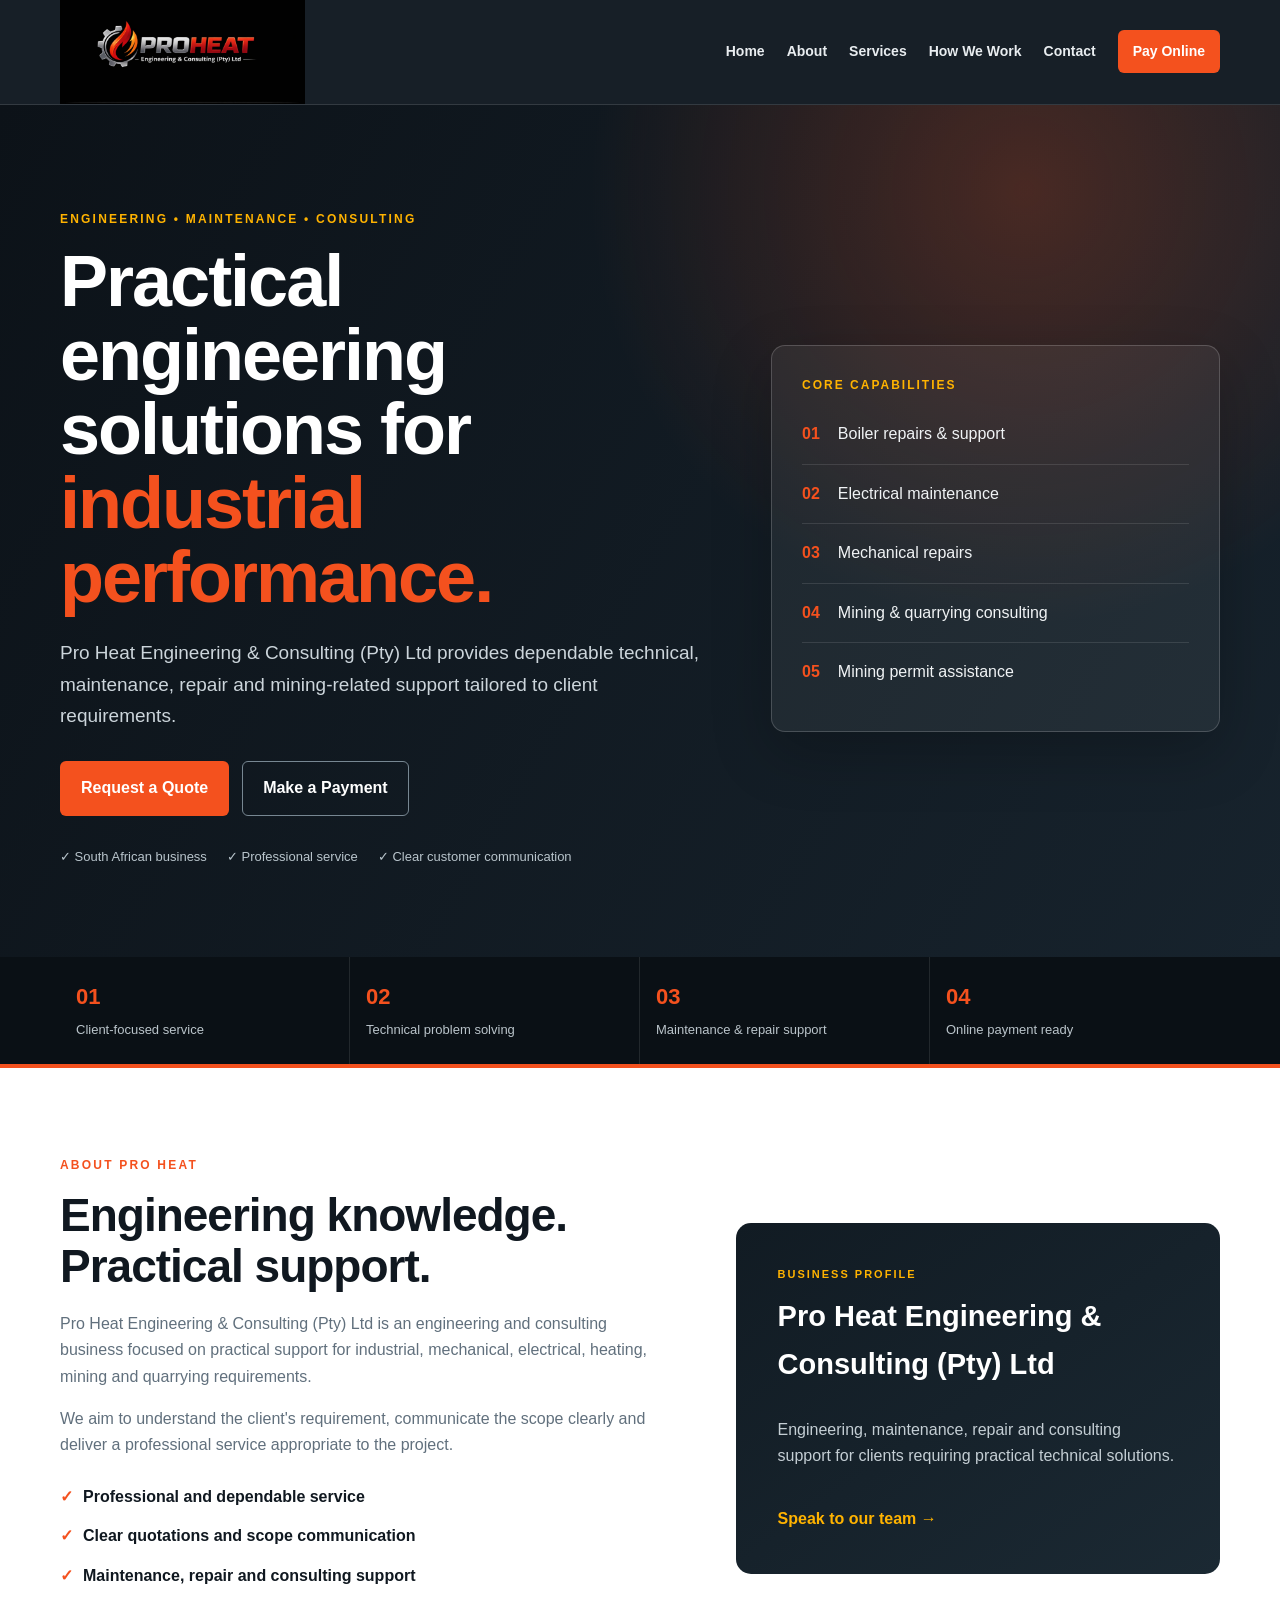
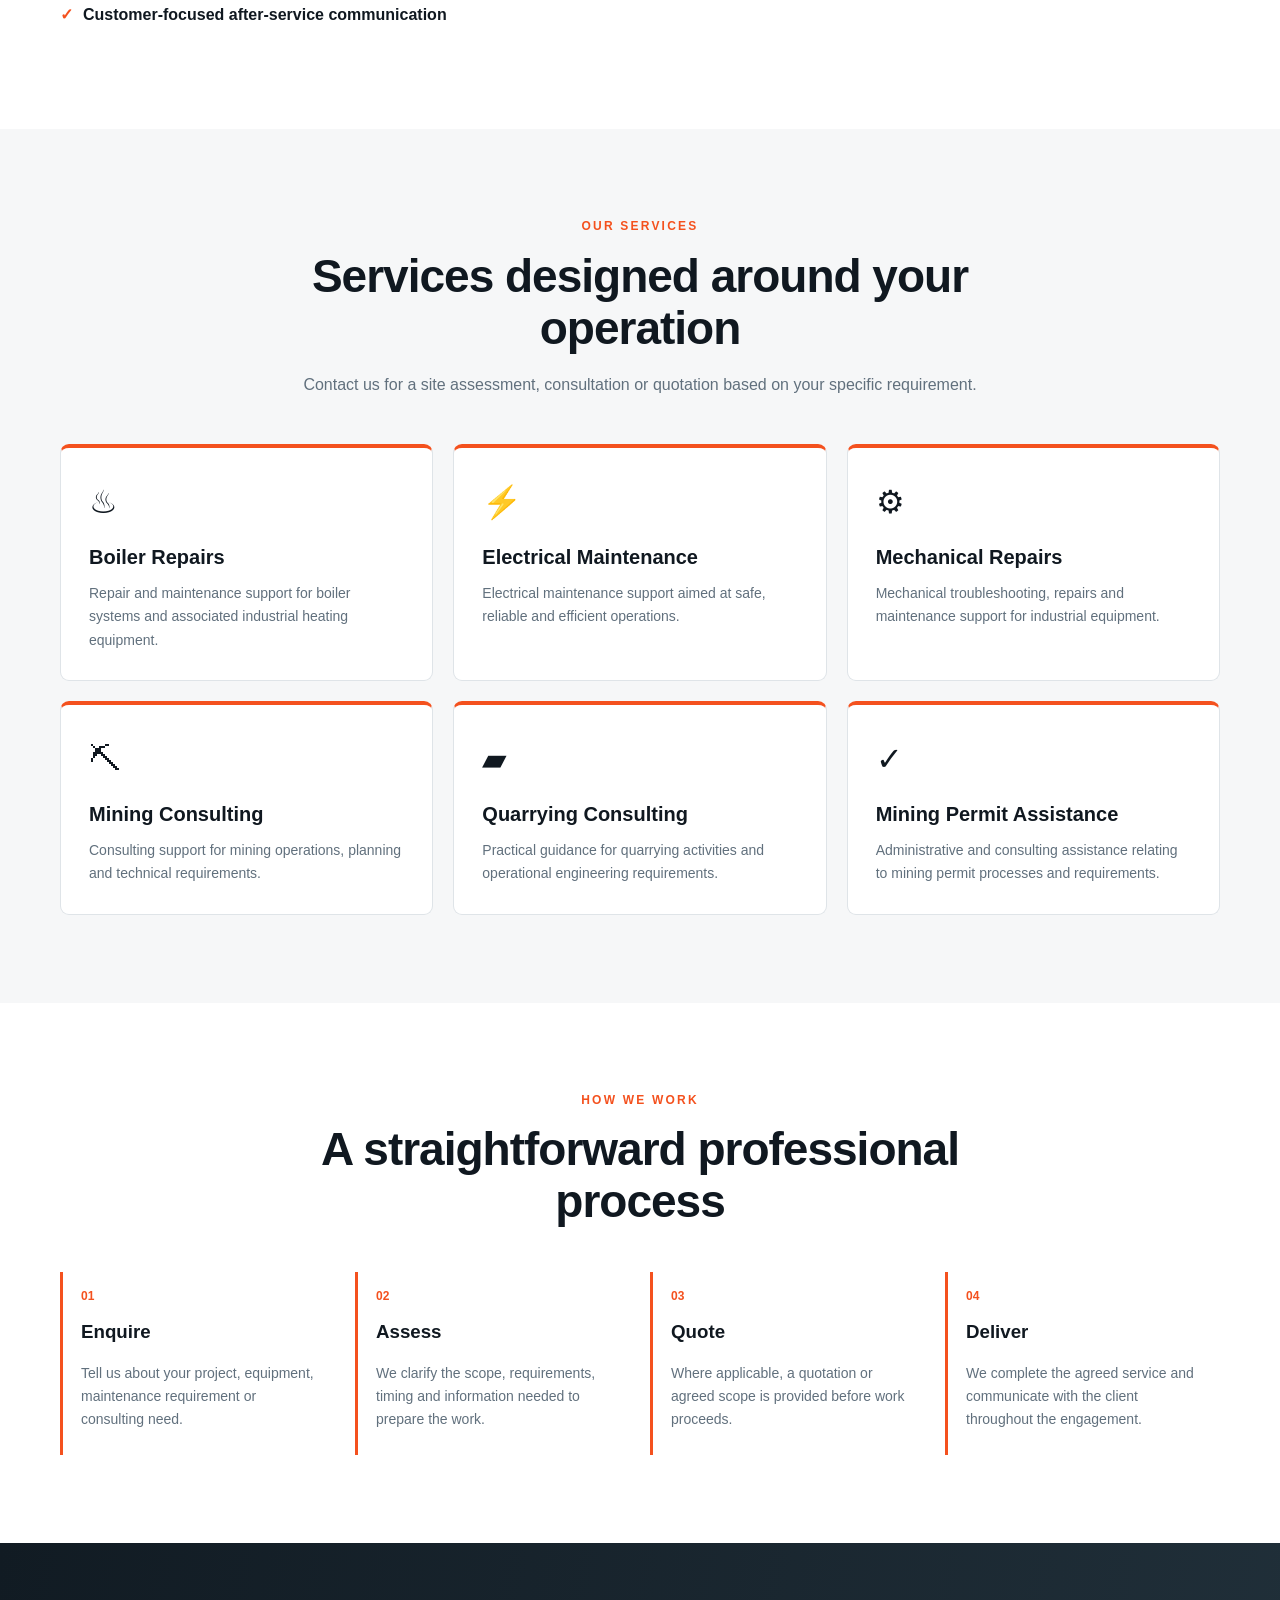
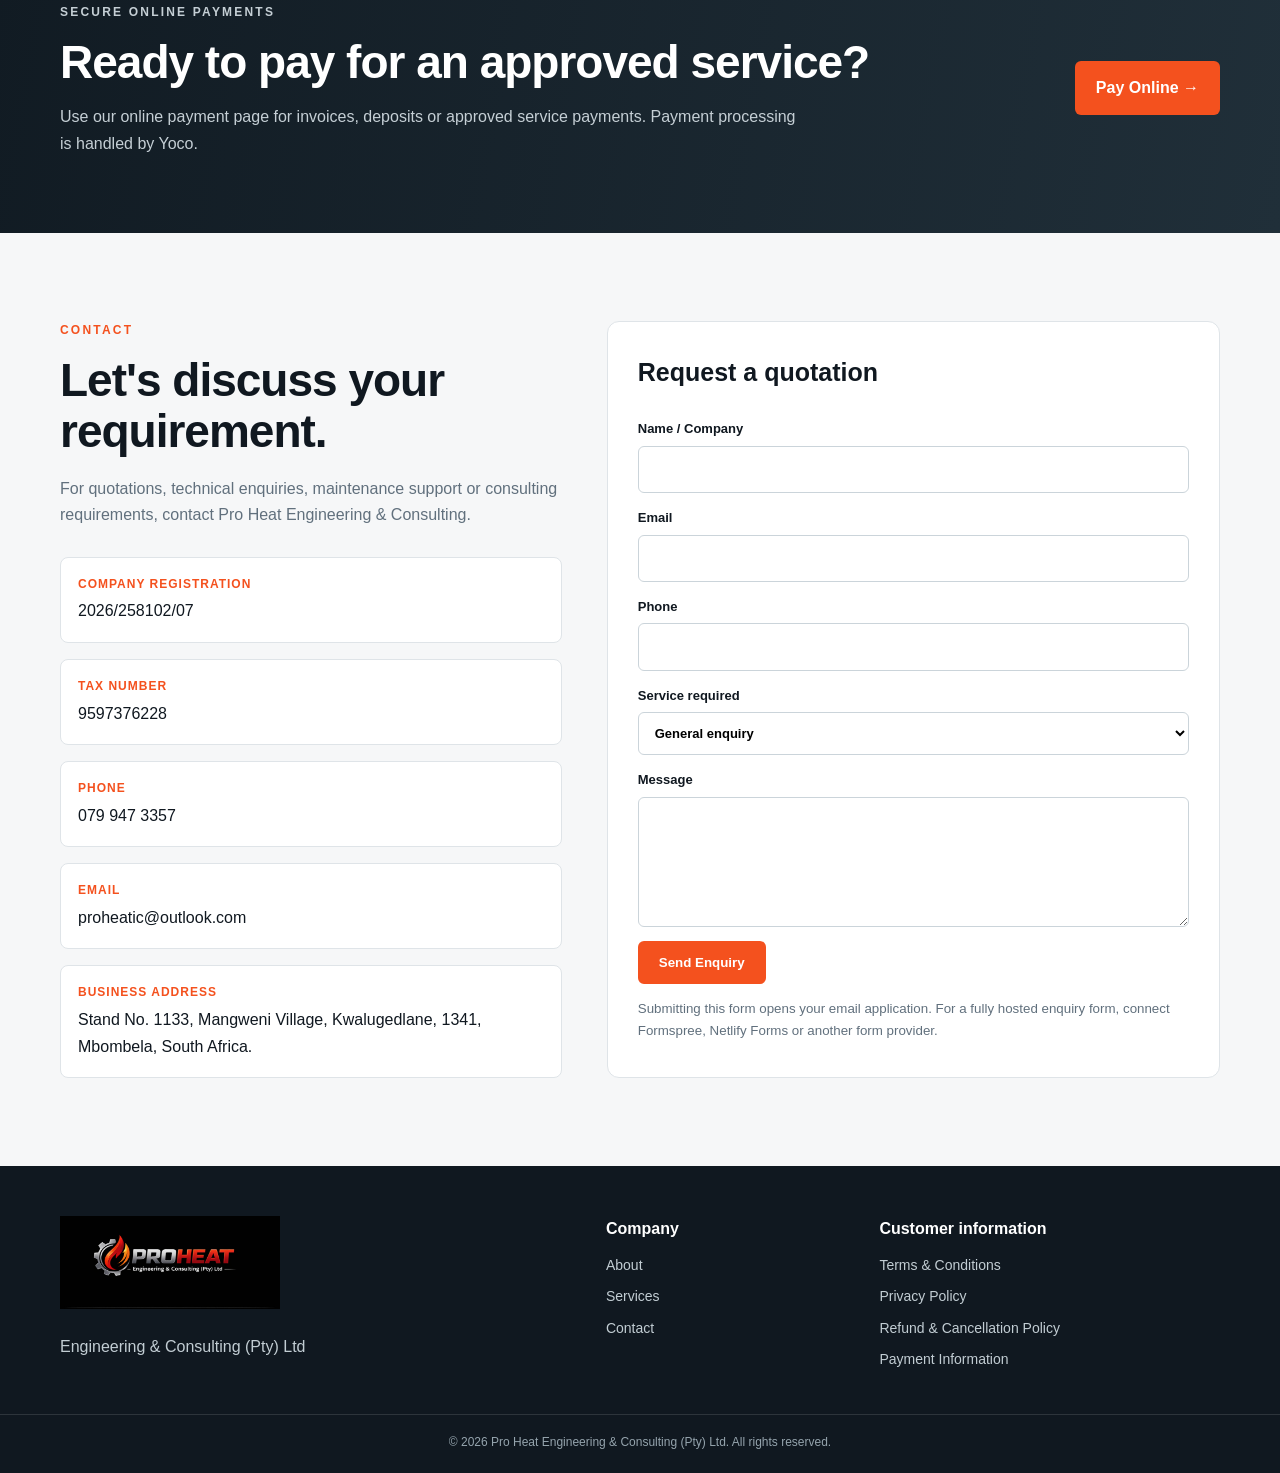
<file: index.html>
<!doctype html>
<html lang="en-ZA">
<head>
  <meta charset="utf-8">
  <meta name="viewport" content="width=device-width, initial-scale=1">
  <title>Pro Heat Engineering & Consulting (Pty) Ltd | Engineering, Maintenance & Mining Support</title>
  <meta name="description" content="Pro Heat Engineering & Consulting (Pty) Ltd provides engineering, boiler, electrical, mechanical, mining and quarrying support services in South Africa.">
  <meta name="theme-color" content="#101820">
  <link rel="icon" href="logo.png">
  <link rel="stylesheet" href="styles.css">
</head>
<body>
<header class="site-header">
  <div class="container nav-wrap">
    <a class="brand" href="#home" aria-label="Pro Heat home">
      <img src="logo.png" alt="Pro Heat Engineering & Consulting (Pty) Ltd">
    </a>
    <button class="menu-btn" aria-label="Open menu" aria-expanded="false">☰</button>
    <nav class="nav" aria-label="Main navigation">
      <a href="#home">Home</a><a href="#about">About</a><a href="#services">Services</a>
      <a href="#process">How We Work</a><a href="#contact">Contact</a>
      <a class="nav-pay" href="pay.html">Pay Online</a>
    </nav>
  </div>
</header>

<main>
<section id="home" class="hero">
  <div class="container hero-grid">
    <div>
      <p class="kicker">ENGINEERING • MAINTENANCE • CONSULTING</p>
      <h1>Practical engineering solutions for <span>industrial performance.</span></h1>
      <p class="lead">Pro Heat Engineering & Consulting (Pty) Ltd provides dependable technical, maintenance, repair and mining-related support tailored to client requirements.</p>
      <div class="actions">
        <a class="btn primary" href="#contact">Request a Quote</a>
        <a class="btn ghost" href="pay.html">Make a Payment</a>
      </div>
      <div class="trust-row">
        <span>✓ South African business</span>
        <span>✓ Professional service</span>
        <span>✓ Clear customer communication</span>
      </div>
    </div>
    <aside class="hero-panel">
      <p class="panel-label">CORE CAPABILITIES</p>
      <div class="capability"><b>01</b><span>Boiler repairs & support</span></div>
      <div class="capability"><b>02</b><span>Electrical maintenance</span></div>
      <div class="capability"><b>03</b><span>Mechanical repairs</span></div>
      <div class="capability"><b>04</b><span>Mining & quarrying consulting</span></div>
      <div class="capability"><b>05</b><span>Mining permit assistance</span></div>
    </aside>
  </div>
</section>

<section class="stats">
  <div class="container stat-grid">
    <div><strong>01</strong><span>Client-focused service</span></div>
    <div><strong>02</strong><span>Technical problem solving</span></div>
    <div><strong>03</strong><span>Maintenance & repair support</span></div>
    <div><strong>04</strong><span>Online payment ready</span></div>
  </div>
</section>

<section id="about" class="section">
  <div class="container two-col">
    <div>
      <p class="kicker dark">ABOUT PRO HEAT</p>
      <h2>Engineering knowledge. Practical support.</h2>
      <p>Pro Heat Engineering & Consulting (Pty) Ltd is an engineering and consulting business focused on practical support for industrial, mechanical, electrical, heating, mining and quarrying requirements.</p>
      <p>We aim to understand the client's requirement, communicate the scope clearly and deliver a professional service appropriate to the project.</p>
      <div class="check-list">
        <div>Professional and dependable service</div>
        <div>Clear quotations and scope communication</div>
        <div>Maintenance, repair and consulting support</div>
        <div>Customer-focused after-service communication</div>
      </div>
    </div>
    <div class="dark-card">
      <span class="card-tag">BUSINESS PROFILE</span>
      <h3>Pro Heat Engineering & Consulting (Pty) Ltd</h3>
      <p>Engineering, maintenance, repair and consulting support for clients requiring practical technical solutions.</p>
      <a href="#contact" class="text-link">Speak to our team →</a>
    </div>
  </div>
</section>

<section id="services" class="section alt">
  <div class="container">
    <div class="section-head">
      <p class="kicker dark">OUR SERVICES</p>
      <h2>Services designed around your operation</h2>
      <p>Contact us for a site assessment, consultation or quotation based on your specific requirement.</p>
    </div>
    <div class="service-grid">
      <article class="service"><div class="service-icon">♨</div><h3>Boiler Repairs</h3><p>Repair and maintenance support for boiler systems and associated industrial heating equipment.</p></article>
      <article class="service"><div class="service-icon">⚡</div><h3>Electrical Maintenance</h3><p>Electrical maintenance support aimed at safe, reliable and efficient operations.</p></article>
      <article class="service"><div class="service-icon">⚙</div><h3>Mechanical Repairs</h3><p>Mechanical troubleshooting, repairs and maintenance support for industrial equipment.</p></article>
      <article class="service"><div class="service-icon">⛏</div><h3>Mining Consulting</h3><p>Consulting support for mining operations, planning and technical requirements.</p></article>
      <article class="service"><div class="service-icon">▰</div><h3>Quarrying Consulting</h3><p>Practical guidance for quarrying activities and operational engineering requirements.</p></article>
      <article class="service"><div class="service-icon">✓</div><h3>Mining Permit Assistance</h3><p>Administrative and consulting assistance relating to mining permit processes and requirements.</p></article>
    </div>
  </div>
</section>

<section id="process" class="section">
  <div class="container">
    <div class="section-head">
      <p class="kicker dark">HOW WE WORK</p>
      <h2>A straightforward professional process</h2>
    </div>
    <div class="process-grid">
      <div><span>01</span><h3>Enquire</h3><p>Tell us about your project, equipment, maintenance requirement or consulting need.</p></div>
      <div><span>02</span><h3>Assess</h3><p>We clarify the scope, requirements, timing and information needed to prepare the work.</p></div>
      <div><span>03</span><h3>Quote</h3><p>Where applicable, a quotation or agreed scope is provided before work proceeds.</p></div>
      <div><span>04</span><h3>Deliver</h3><p>We complete the agreed service and communicate with the client throughout the engagement.</p></div>
    </div>
  </div>
</section>

<section class="payment-strip">
  <div class="container payment-grid">
    <div><p class="kicker">SECURE ONLINE PAYMENTS</p><h2>Ready to pay for an approved service?</h2><p>Use our online payment page for invoices, deposits or approved service payments. Payment processing is handled by Yoco.</p></div>
    <a class="btn primary" href="pay.html">Pay Online →</a>
  </div>
</section>

<section id="contact" class="section contact">
  <div class="container contact-grid">
    <div>
      <p class="kicker dark">CONTACT</p>
      <h2>Let's discuss your requirement.</h2>
      <p>For quotations, technical enquiries, maintenance support or consulting requirements, contact Pro Heat Engineering & Consulting.</p>
      <div class="contact-list"><div class="business-id"><strong>Company registration</strong><span>2026/258102/07</span></div>
      <div class="business-id"><strong>Tax number</strong><span>9597376228</span></div>
        <a href="tel:+27799473357"><strong>Phone</strong><span>079 947 3357</span></a>
        <a href="mailto:proheatic@outlook.com"><strong>Email</strong><span>proheatic@outlook.com</span></a>
        <div><strong>Business address</strong><span>Stand No. 1133, Mangweni Village, Kwalugedlane, 1341, Mbombela, South Africa.</span></div>
      </div>
    </div>
    <form class="contact-form" action="mailto:proheatic@outlook.com" method="post" enctype="text/plain">
      <h3>Request a quotation</h3>
      <label>Name / Company<input name="Name or Company" required></label>
      <label>Email<input type="email" name="Email" required></label>
      <label>Phone<input name="Phone"></label>
      <label>Service required<select name="Service"><option>General enquiry</option><option>Boiler repairs</option><option>Electrical maintenance</option><option>Mechanical repairs</option><option>Mining consulting</option><option>Quarrying consulting</option><option>Mining permit assistance</option></select></label>
      <label>Message<textarea name="Message" required></textarea></label>
      <button class="btn primary" type="submit">Send Enquiry</button>
      <small>Submitting this form opens your email application. For a fully hosted enquiry form, connect Formspree, Netlify Forms or another form provider.</small>
    </form>
  </div>
</section>
</main>

<footer>
  <div class="container footer-grid">
    <div><img src="logo.png" alt="Pro Heat" class="footer-logo"><p>Engineering & Consulting (Pty) Ltd</p></div>
    <div><strong>Company</strong><a href="#about">About</a><a href="#services">Services</a><a href="#contact">Contact</a></div>
    <div><strong>Customer information</strong><a href="terms.html">Terms & Conditions</a><a href="privacy.html">Privacy Policy</a><a href="refunds.html">Refund & Cancellation Policy</a><a href="pay.html">Payment Information</a></div>
  </div>
  <div class="copyright">© <span id="year"></span> Pro Heat Engineering & Consulting (Pty) Ltd. All rights reserved.</div>
</footer>
<script src="script.js"></script>
</body>
</html>
</file>
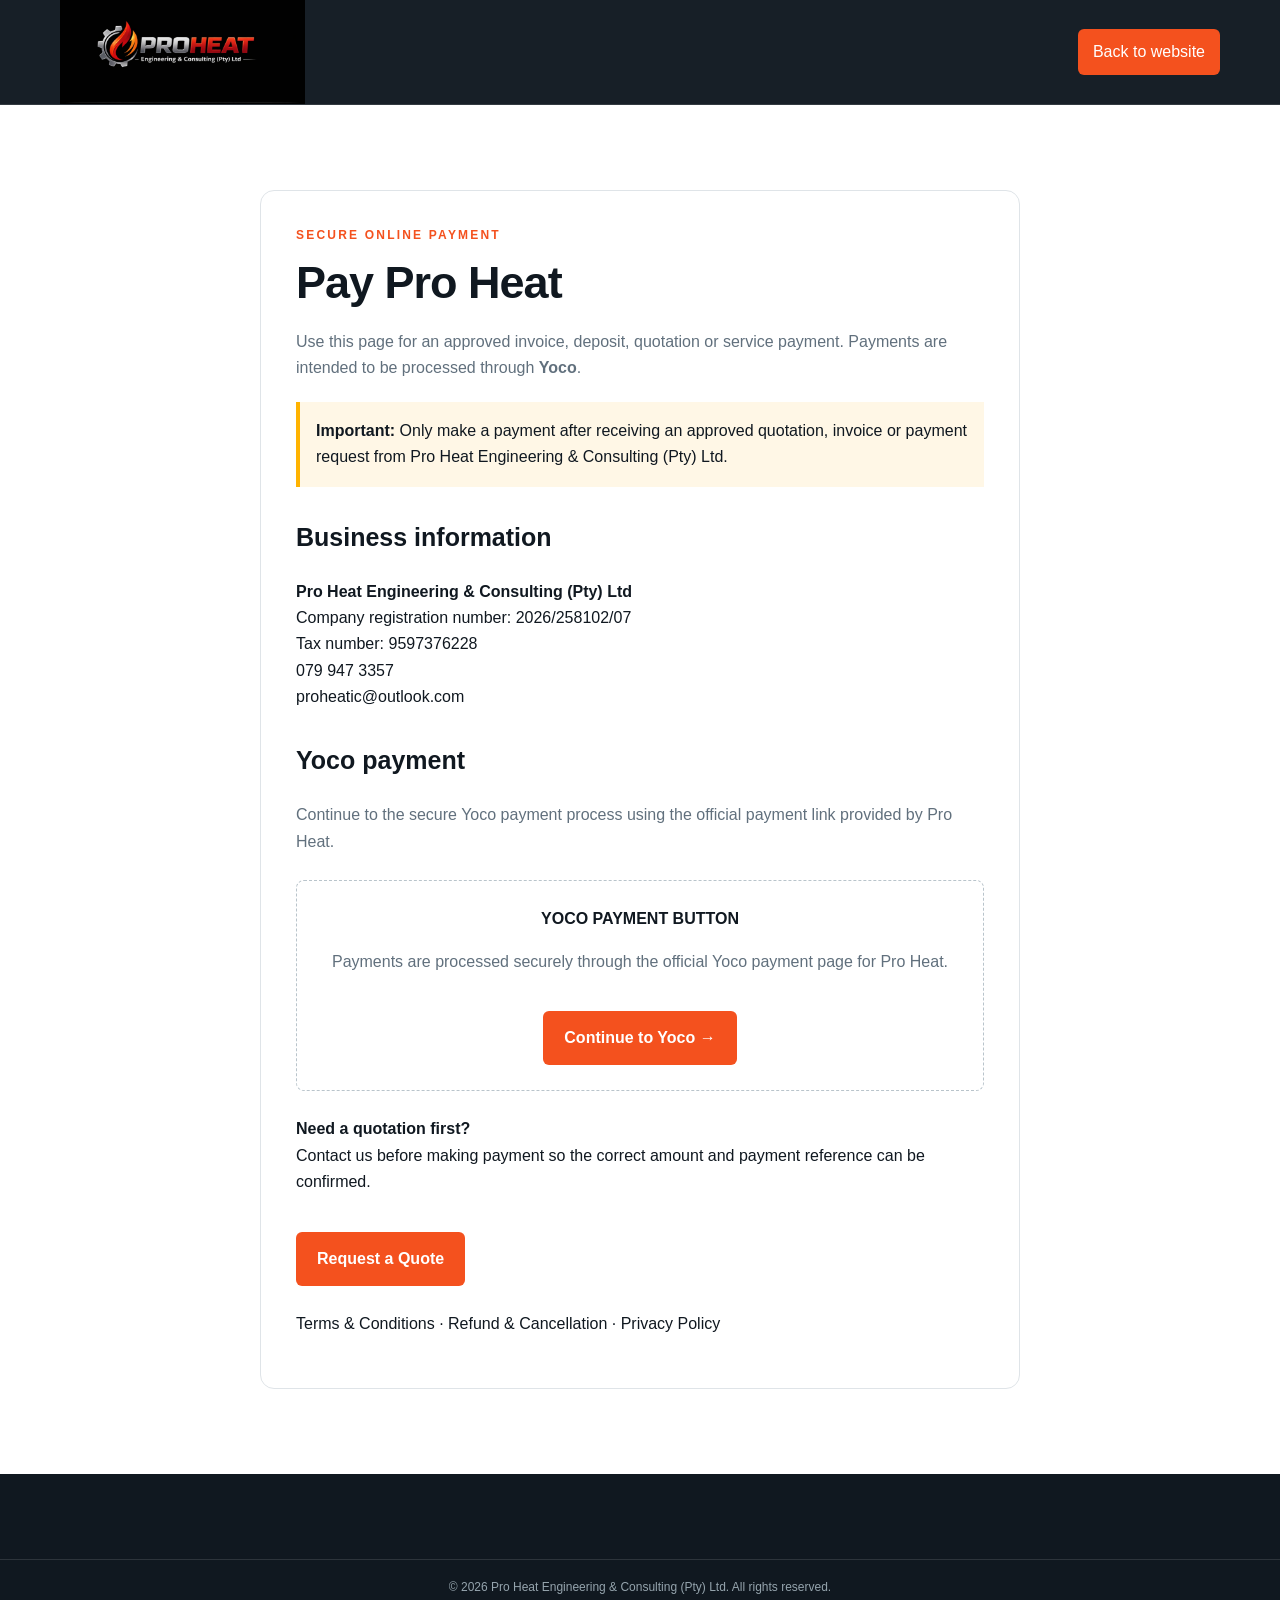
<file: pay.html>
<!doctype html>
<html lang="en-ZA">
<head>
<meta charset="utf-8"><meta name="viewport" content="width=device-width,initial-scale=1">
<title>Pay Online | Pro Heat Engineering & Consulting</title>
<link rel="icon" href="logo.png"><link rel="stylesheet" href="styles.css">
</head>
<body>
<header class="site-header"><div class="container nav-wrap">
<a class="brand" href="index.html"><img src="logo.png" alt="Pro Heat Engineering & Consulting"></a>
<a class="nav-pay" href="index.html">Back to website</a>
</div></header>
<main class="legal"><div class="container"><div class="pay-box">
<p class="kicker dark">SECURE ONLINE PAYMENT</p>
<h1>Pay Pro Heat</h1>
<p class="muted">Use this page for an approved invoice, deposit, quotation or service payment. Payments are intended to be processed through <strong>Yoco</strong>.</p>

<div class="notice"><strong>Important:</strong> Only make a payment after receiving an approved quotation, invoice or payment request from Pro Heat Engineering & Consulting (Pty) Ltd.</div>

<h2>Business information</h2>
<p><strong>Pro Heat Engineering & Consulting (Pty) Ltd</strong><br>
Company registration number: 2026/258102/07<br>
Tax number: 9597376228<br>
079 947 3357<br>
proheatic@outlook.com</p>

<h2>Yoco payment</h2>
<p class="muted">Continue to the secure Yoco payment process using the official payment link provided by Pro Heat.</p>

<!-- Replace this URL with the official Yoco payment link for Pro Heat. -->
<div style="margin:25px 0;padding:25px;border:1px dashed #b9c4cb;border-radius:8px;text-align:center">
<strong>YOCO PAYMENT BUTTON</strong>
<p class="muted">Payments are processed securely through the official Yoco payment page for Pro Heat.</p>
<a class="btn primary" href="https://pay.yoco.com/Pro-heat-engineering-and-consulting-pty-ltd" target="_blank" rel="noopener">Continue to Yoco →</a>
</div>

<p><strong>Need a quotation first?</strong><br>Contact us before making payment so the correct amount and payment reference can be confirmed.</p>
<p><a class="btn primary" href="index.html#contact">Request a Quote</a></p>

<p style="margin-top:25px"><a href="terms.html">Terms & Conditions</a> · <a href="refunds.html">Refund & Cancellation</a> · <a href="privacy.html">Privacy Policy</a></p>
</div></div></main>
<footer><div class="copyright">© <span id="year"></span> Pro Heat Engineering & Consulting (Pty) Ltd. All rights reserved.</div></footer>
<script>document.getElementById('year').textContent=new Date().getFullYear()</script>
</body></html>
</file>
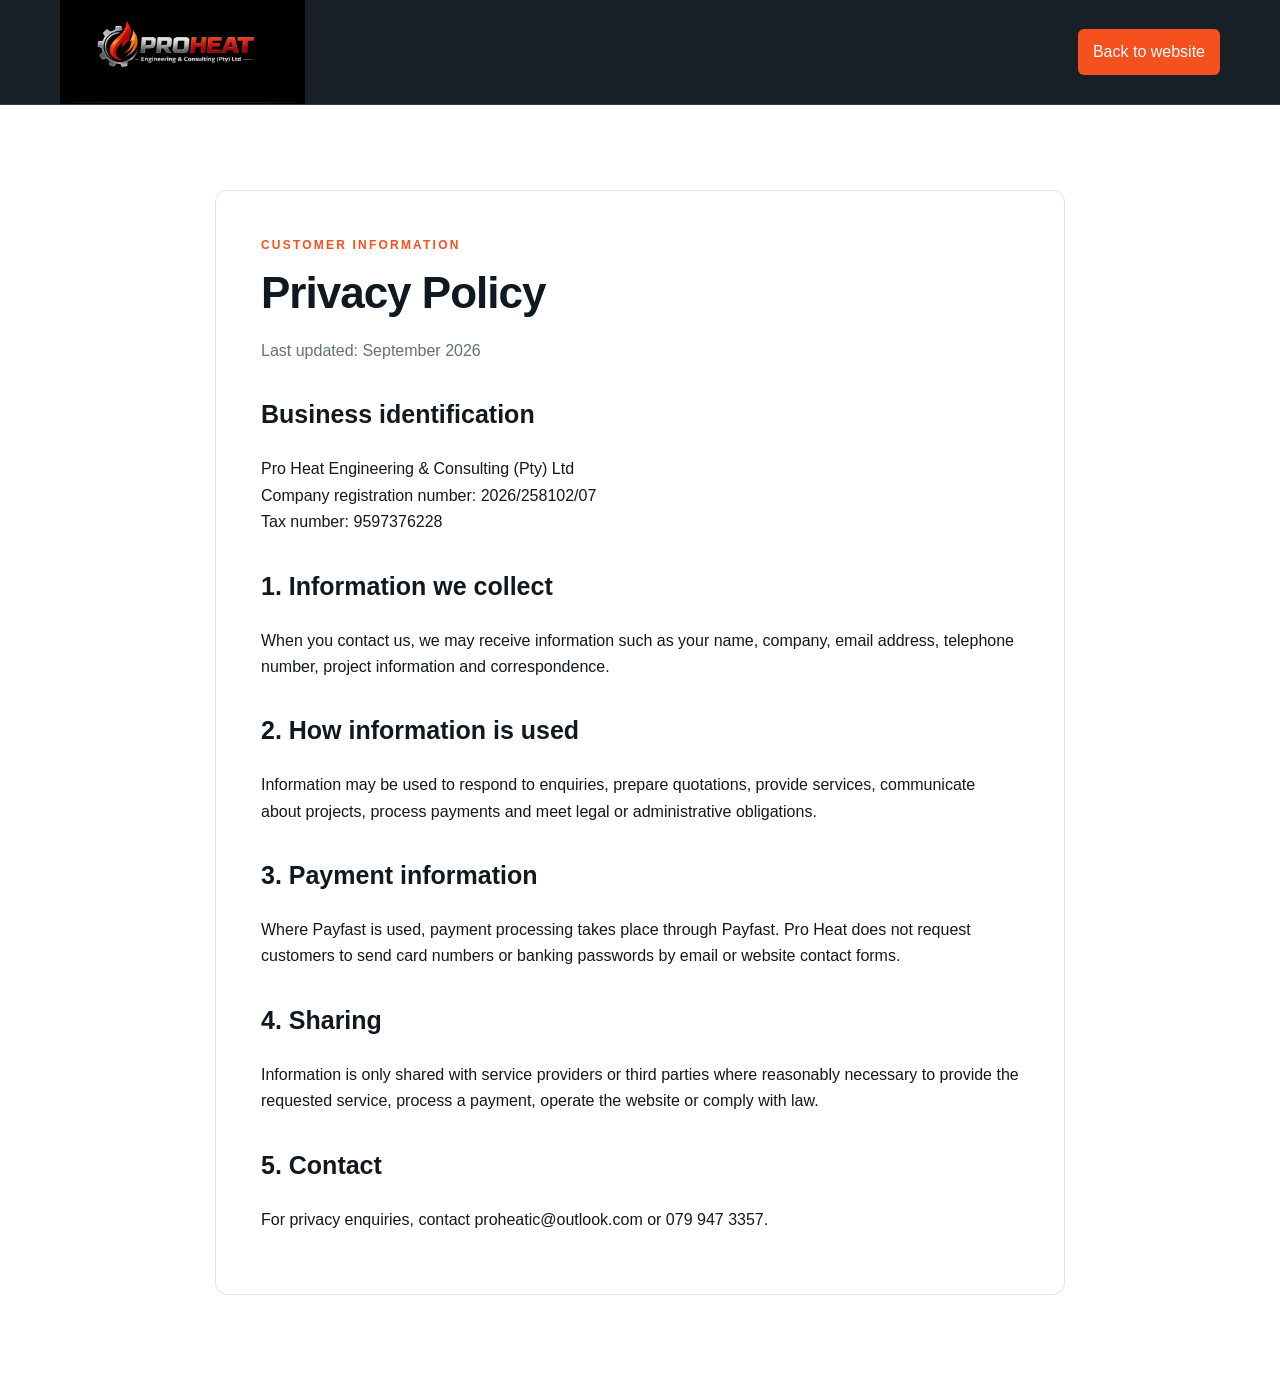
<file: privacy.html>
<!doctype html><html lang="en-ZA"><head><meta charset="utf-8"><meta name="viewport" content="width=device-width,initial-scale=1"><title>Privacy Policy | Pro Heat</title><link rel="icon" href="logo.png"><link rel="stylesheet" href="styles.css"></head><body><header class="site-header"><div class="container nav-wrap"><a class="brand" href="index.html"><img src="logo.png" alt="Pro Heat"></a><a class="nav-pay" href="index.html">Back to website</a></div></header><main class="legal"><div class="container"><article class="paper"><p class="kicker dark">CUSTOMER INFORMATION</p><h1>Privacy Policy</h1><p class="muted">Last updated: September 2026</p><h2>Business identification</h2><p>Pro Heat Engineering & Consulting (Pty) Ltd<br>Company registration number: 2026/258102/07<br>Tax number: 9597376228</p><h2>1. Information we collect</h2><p>When you contact us, we may receive information such as your name, company, email address, telephone number, project information and correspondence.</p><h2>2. How information is used</h2><p>Information may be used to respond to enquiries, prepare quotations, provide services, communicate about projects, process payments and meet legal or administrative obligations.</p><h2>3. Payment information</h2><p>Where Payfast is used, payment processing takes place through Payfast. Pro Heat does not request customers to send card numbers or banking passwords by email or website contact forms.</p><h2>4. Sharing</h2><p>Information is only shared with service providers or third parties where reasonably necessary to provide the requested service, process a payment, operate the website or comply with law.</p><h2>5. Contact</h2><p>For privacy enquiries, contact proheatic@outlook.com or 079 947 3357.</p></article></div></main></body></html>
</file>
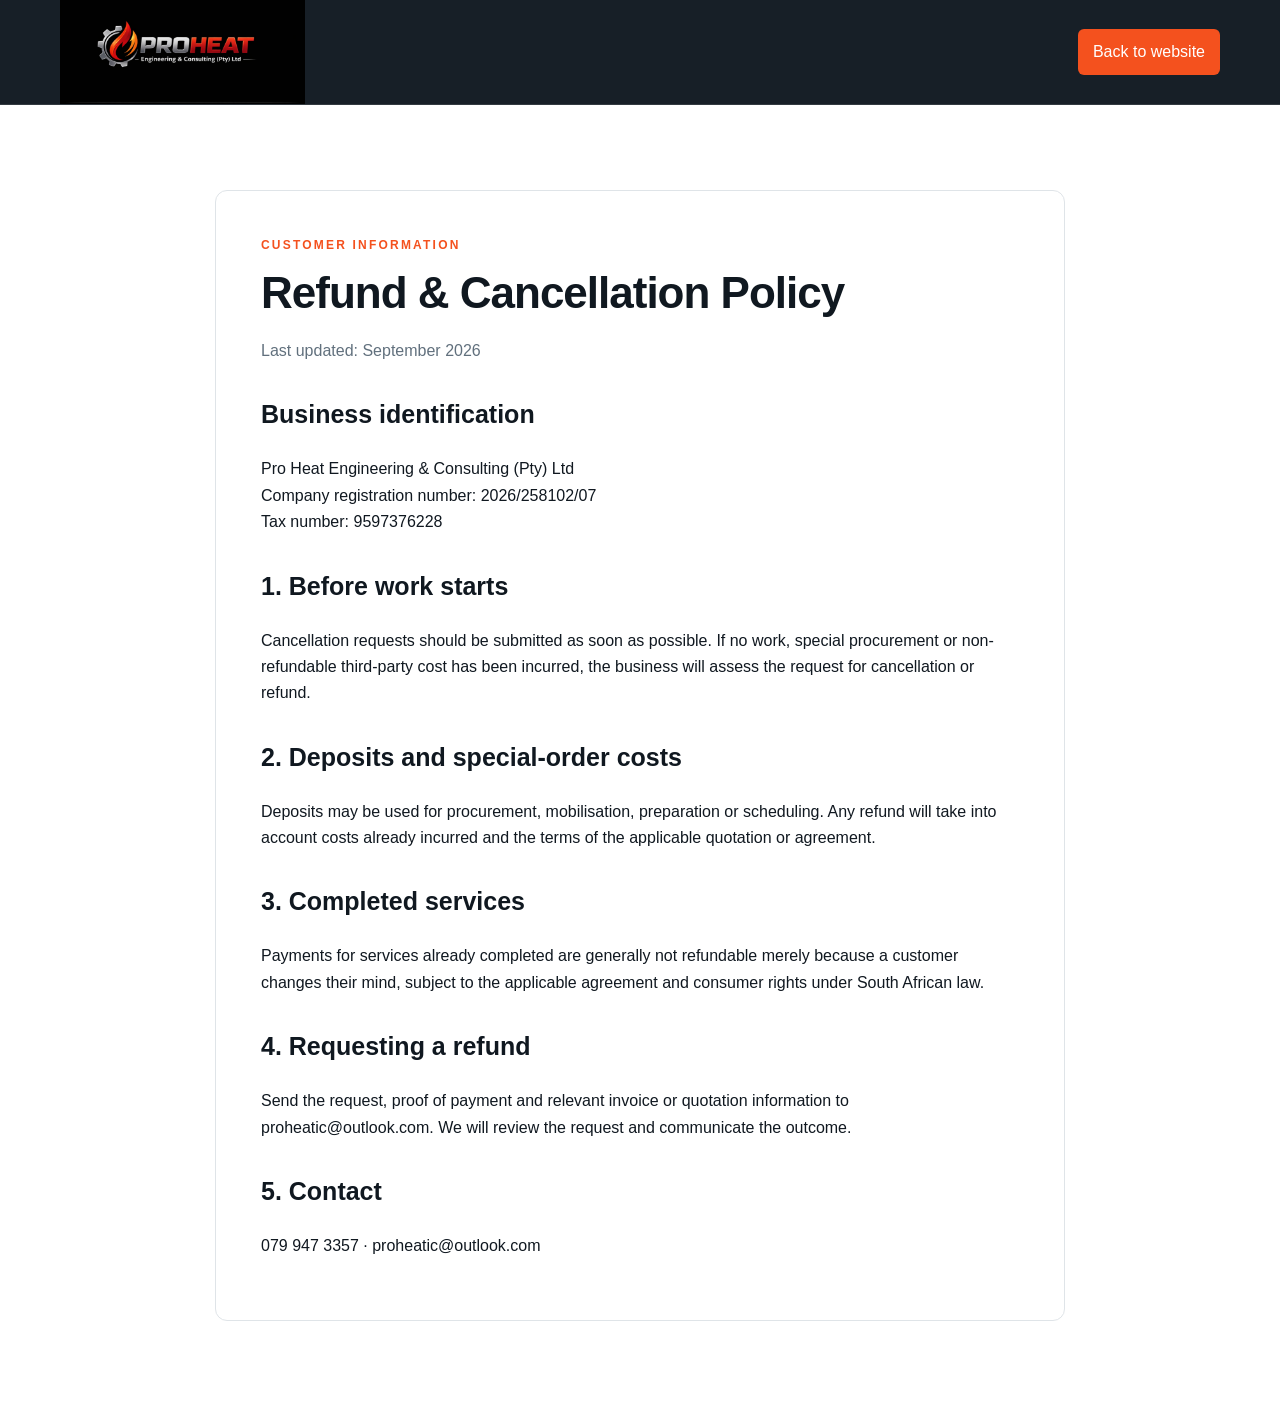
<file: refunds.html>
<!doctype html><html lang="en-ZA"><head><meta charset="utf-8"><meta name="viewport" content="width=device-width,initial-scale=1"><title>Refund & Cancellation Policy | Pro Heat</title><link rel="icon" href="logo.png"><link rel="stylesheet" href="styles.css"></head><body><header class="site-header"><div class="container nav-wrap"><a class="brand" href="index.html"><img src="logo.png" alt="Pro Heat"></a><a class="nav-pay" href="index.html">Back to website</a></div></header><main class="legal"><div class="container"><article class="paper"><p class="kicker dark">CUSTOMER INFORMATION</p><h1>Refund & Cancellation Policy</h1><p class="muted">Last updated: September 2026</p><h2>Business identification</h2><p>Pro Heat Engineering & Consulting (Pty) Ltd<br>Company registration number: 2026/258102/07<br>Tax number: 9597376228</p><h2>1. Before work starts</h2><p>Cancellation requests should be submitted as soon as possible. If no work, special procurement or non-refundable third-party cost has been incurred, the business will assess the request for cancellation or refund.</p><h2>2. Deposits and special-order costs</h2><p>Deposits may be used for procurement, mobilisation, preparation or scheduling. Any refund will take into account costs already incurred and the terms of the applicable quotation or agreement.</p><h2>3. Completed services</h2><p>Payments for services already completed are generally not refundable merely because a customer changes their mind, subject to the applicable agreement and consumer rights under South African law.</p><h2>4. Requesting a refund</h2><p>Send the request, proof of payment and relevant invoice or quotation information to proheatic@outlook.com. We will review the request and communicate the outcome.</p><h2>5. Contact</h2><p>079 947 3357 · proheatic@outlook.com</p></article></div></main></body></html>
</file>
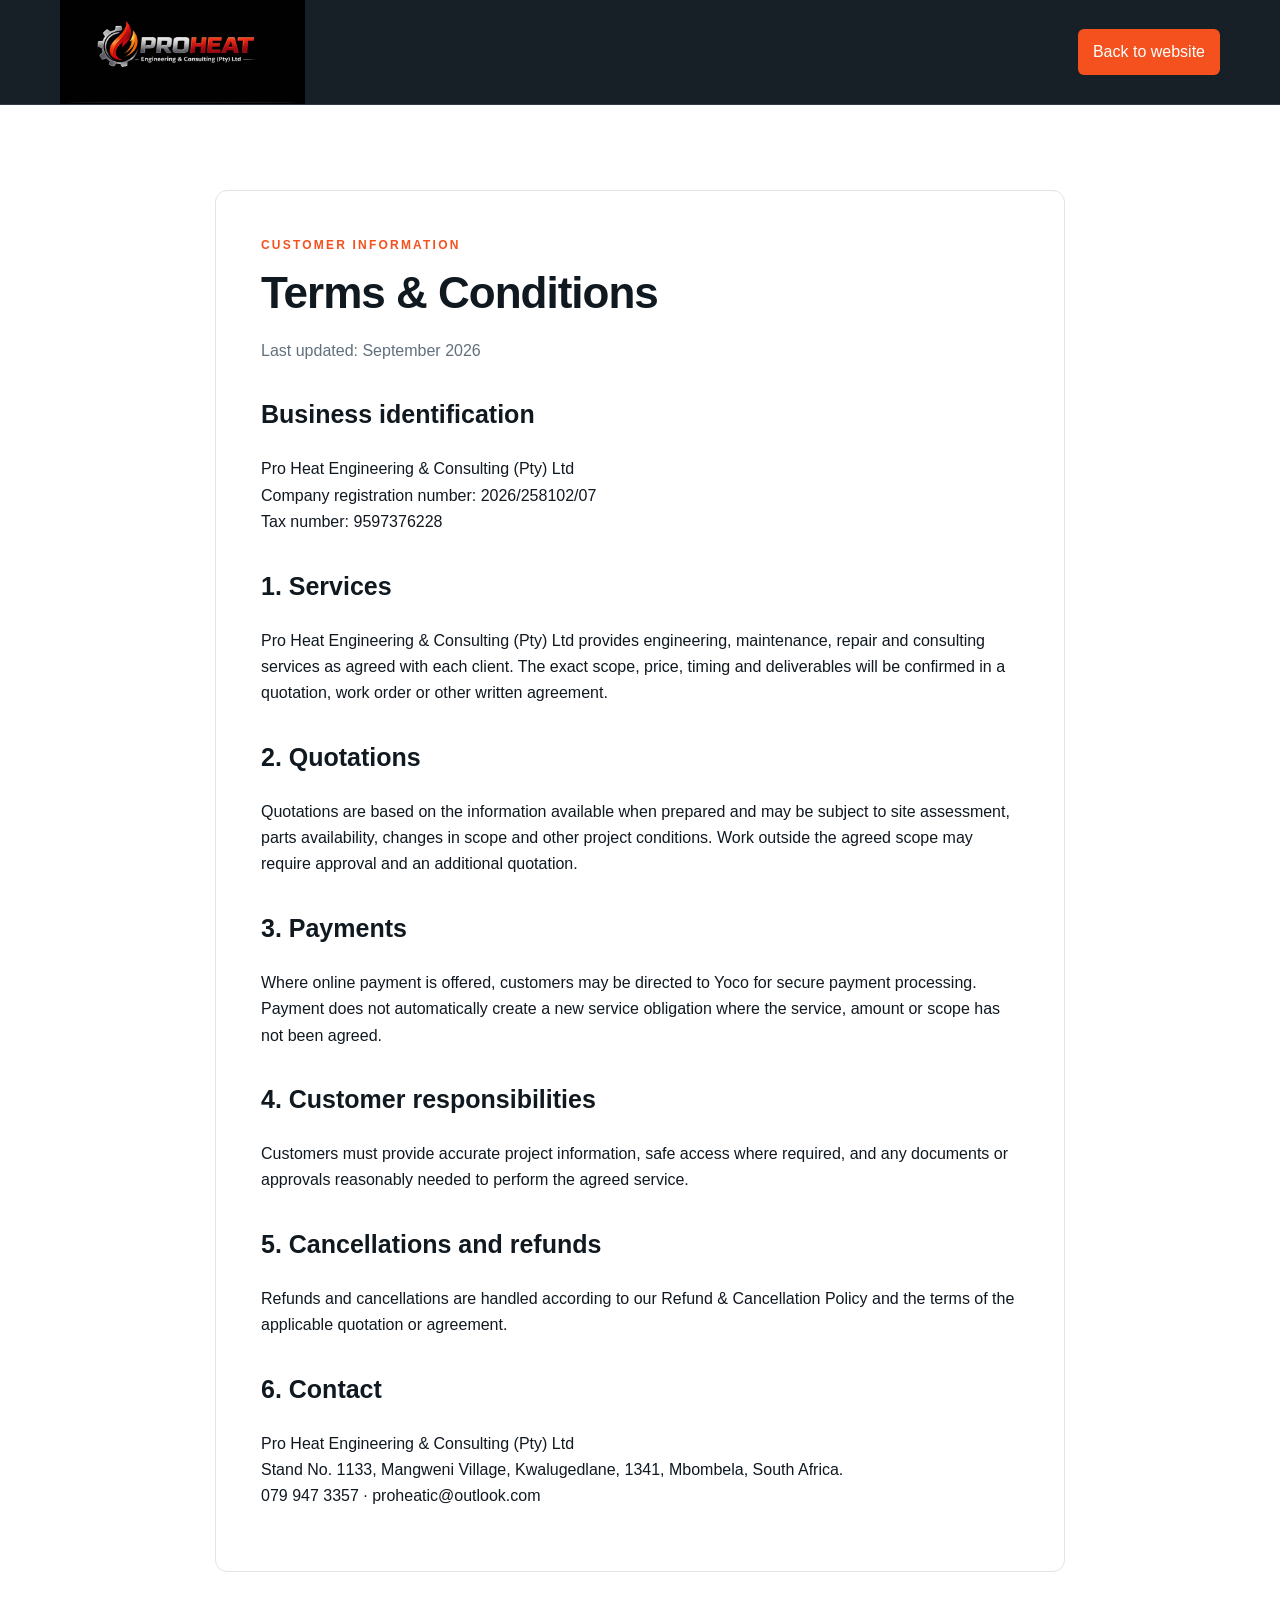
<file: terms.html>
<!doctype html><html lang="en-ZA"><head><meta charset="utf-8"><meta name="viewport" content="width=device-width,initial-scale=1"><title>Terms & Conditions | Pro Heat</title><link rel="icon" href="logo.png"><link rel="stylesheet" href="styles.css"></head><body><header class="site-header"><div class="container nav-wrap"><a class="brand" href="index.html"><img src="logo.png" alt="Pro Heat"></a><a class="nav-pay" href="index.html">Back to website</a></div></header><main class="legal"><div class="container"><article class="paper"><p class="kicker dark">CUSTOMER INFORMATION</p><h1>Terms & Conditions</h1><p class="muted">Last updated: September 2026</p><h2>Business identification</h2><p>Pro Heat Engineering & Consulting (Pty) Ltd<br>Company registration number: 2026/258102/07<br>Tax number: 9597376228</p><h2>1. Services</h2><p>Pro Heat Engineering & Consulting (Pty) Ltd provides engineering, maintenance, repair and consulting services as agreed with each client. The exact scope, price, timing and deliverables will be confirmed in a quotation, work order or other written agreement.</p><h2>2. Quotations</h2><p>Quotations are based on the information available when prepared and may be subject to site assessment, parts availability, changes in scope and other project conditions. Work outside the agreed scope may require approval and an additional quotation.</p><h2>3. Payments</h2><p>Where online payment is offered, customers may be directed to Yoco for secure payment processing. Payment does not automatically create a new service obligation where the service, amount or scope has not been agreed.</p><h2>4. Customer responsibilities</h2><p>Customers must provide accurate project information, safe access where required, and any documents or approvals reasonably needed to perform the agreed service.</p><h2>5. Cancellations and refunds</h2><p>Refunds and cancellations are handled according to our Refund & Cancellation Policy and the terms of the applicable quotation or agreement.</p><h2>6. Contact</h2><p>Pro Heat Engineering & Consulting (Pty) Ltd<br>Stand No. 1133, Mangweni Village, Kwalugedlane, 1341, Mbombela, South Africa.<br>079 947 3357 · proheatic@outlook.com</p></article></div></main></body></html>
</file>
<file: styles.css>
:root{--ink:#101820;--ink2:#17232d;--orange:#f4511e;--gold:#ffb300;--paper:#f6f7f8;--muted:#61707d;--line:#dfe4e8;--white:#fff}*{box-sizing:border-box}html{scroll-behavior:smooth}body{margin:0;font-family:Inter,Arial,Helvetica,sans-serif;color:var(--ink);background:var(--white);line-height:1.65}a{text-decoration:none;color:inherit}.container{width:min(1160px,92%);margin:auto}.site-header{position:sticky;top:0;z-index:50;background:rgba(16,24,32,.97);border-bottom:1px solid rgba(255,255,255,.12);backdrop-filter:blur(10px)}.nav-wrap{min-height:82px;display:flex;align-items:center;justify-content:space-between;gap:30px}.brand img{width:245px;max-width:58vw;display:block}.nav{display:flex;align-items:center;gap:22px;color:#fff}.nav a{font-size:14px;font-weight:700;color:#e9edf0}.nav a:hover{color:var(--gold)}.nav-pay{padding:10px 15px;border-radius:6px;background:var(--orange)!important;color:#fff!important}.menu-btn{display:none;background:none;color:#fff;border:1px solid #71808b;border-radius:6px;padding:9px 12px;font-size:18px}.hero{background:radial-gradient(circle at 80% 10%,rgba(244,81,30,.24),transparent 34%),linear-gradient(120deg,#0c1218,#17232d);color:#fff;padding:105px 0 90px}.hero-grid{display:grid;grid-template-columns:1.18fr .82fr;gap:65px;align-items:center}.kicker{font-size:12px;letter-spacing:2.2px;font-weight:800;color:var(--gold);margin:0 0 14px}.kicker.dark{color:var(--orange)}h1{font-size:clamp(42px,6vw,72px);line-height:1.03;margin:0 0 23px;letter-spacing:-2px}h1 span{color:var(--orange)}.lead{font-size:19px;color:#ccd5db;max-width:700px;margin:0 0 30px}.actions{display:flex;gap:13px;flex-wrap:wrap}.btn{display:inline-flex;align-items:center;justify-content:center;border-radius:6px;padding:13px 20px;font-weight:800;border:1px solid transparent;cursor:pointer}.btn.primary{background:var(--orange);color:#fff}.btn.primary:hover{background:#d94215}.btn.ghost{border-color:#778792;color:#fff}.btn.ghost:hover{border-color:var(--gold);color:var(--gold)}.trust-row{display:flex;gap:20px;flex-wrap:wrap;margin-top:30px;color:#b9c5cc;font-size:13px}.hero-panel{padding:30px;border:1px solid rgba(255,255,255,.18);border-radius:14px;background:rgba(255,255,255,.06);box-shadow:0 20px 60px rgba(0,0,0,.22)}.panel-label{font-size:12px;font-weight:800;letter-spacing:2px;color:var(--gold);margin:0 0 10px}.capability{display:flex;gap:18px;padding:16px 0;border-bottom:1px solid rgba(255,255,255,.11)}.capability:last-child{border-bottom:0}.capability b{color:var(--orange)}.capability span{color:#f0f3f5}.stats{background:#0a1015;color:#fff;border-bottom:4px solid var(--orange)}.stat-grid{display:grid;grid-template-columns:repeat(4,1fr)}.stat-grid div{padding:22px 16px;border-right:1px solid rgba(255,255,255,.1)}.stat-grid div:last-child{border:0}.stat-grid strong{display:block;color:var(--orange);font-size:22px}.stat-grid span{font-size:13px;color:#bac4ca}.section{padding:88px 0}.alt{background:var(--paper)}.two-col{display:grid;grid-template-columns:1fr .8fr;gap:70px;align-items:center}.section h2,.contact h2,.payment-strip h2{font-size:clamp(30px,4vw,46px);line-height:1.12;margin:0 0 18px;letter-spacing:-1px}.section p,.contact p{color:var(--muted)}.check-list{margin-top:25px}.check-list div{font-weight:800;margin:13px 0}.check-list div:before{content:"✓";color:var(--orange);margin-right:10px}.dark-card{background:linear-gradient(145deg,#111b23,#1b2933);border-radius:15px;color:#fff;padding:42px;min-height:310px;display:flex;flex-direction:column;justify-content:center}.dark-card h3{font-size:29px;margin:10px 0 12px}.dark-card p{color:#c4ced4}.card-tag{font-size:11px;letter-spacing:2px;color:var(--gold);font-weight:800}.text-link{color:var(--gold);font-weight:800;margin-top:20px}.section-head{text-align:center;max-width:750px;margin:0 auto 45px}.service-grid{display:grid;grid-template-columns:repeat(3,1fr);gap:20px}.service{background:#fff;border:1px solid var(--line);border-top:4px solid var(--orange);padding:28px;border-radius:9px;transition:.2s}.service:hover{transform:translateY(-5px);box-shadow:0 18px 40px rgba(16,24,32,.08)}.service-icon{font-size:32px;margin-bottom:13px}.service h3{margin:0 0 8px;font-size:20px}.service p{font-size:14px;margin:0}.process-grid{display:grid;grid-template-columns:repeat(4,1fr);gap:20px}.process-grid>div{border-left:3px solid var(--orange);padding:10px 18px}.process-grid span{font-size:12px;font-weight:900;color:var(--orange)}.process-grid h3{margin:8px 0}.process-grid p{font-size:14px;color:var(--muted)}.payment-strip{padding:60px 0;background:linear-gradient(100deg,#111b23,#202f39);color:#fff}.payment-grid{display:flex;align-items:center;justify-content:space-between;gap:30px}.payment-strip h2{margin-bottom:8px}.payment-strip p{color:#c5cfd5;max-width:750px}.contact{background:var(--paper)}.contact-grid{display:grid;grid-template-columns:.9fr 1.1fr;gap:45px}.contact-list{margin-top:28px;display:grid;gap:16px}.contact-list a,.contact-list div{background:#fff;border:1px solid var(--line);padding:17px;border-radius:8px}.contact-list strong,.contact-list span{display:block}.contact-list strong{font-size:12px;text-transform:uppercase;letter-spacing:1px;color:var(--orange);margin-bottom:4px}.contact-form{background:#fff;border:1px solid var(--line);border-radius:12px;padding:30px}.contact-form h3{font-size:25px;margin-top:0}.contact-form label{display:block;font-size:13px;font-weight:800;margin:14px 0}.contact-form input,.contact-form select,.contact-form textarea{display:block;width:100%;font:inherit;margin-top:6px;border:1px solid #cbd4da;border-radius:6px;padding:12px;background:#fff}.contact-form textarea{min-height:130px;resize:vertical}.contact-form small{display:block;color:var(--muted);margin-top:14px}.footer{background:var(--ink)}footer{background:var(--ink);color:#c2cdd3;padding:50px 0 20px}.footer-grid{display:grid;grid-template-columns:1.5fr .7fr 1fr;gap:35px}.footer-logo{width:220px;max-width:100%}.footer-grid strong{display:block;color:#fff;margin-bottom:12px}.footer-grid a{display:block;margin:8px 0;font-size:14px}.copyright{border-top:1px solid rgba(255,255,255,.12);margin-top:35px;padding-top:18px;text-align:center;font-size:12px;color:#95a4ad}.legal{padding:85px 0}.legal .paper{max-width:850px;margin:auto;background:#fff;border:1px solid var(--line);padding:45px;border-radius:12px}.legal h1{font-size:44px;letter-spacing:-1px}.legal h2{font-size:25px;margin-top:30px}.legal li{margin:8px 0}.notice{background:#fff7e6;border-left:4px solid var(--gold);padding:16px;margin:20px 0}.pay-box{max-width:760px;margin:auto;background:#fff;border:1px solid var(--line);border-radius:14px;padding:35px}.pay-box h1{font-size:45px}.pay-box label{display:block;font-weight:800;margin-top:15px}.pay-box input{width:100%;padding:12px;border:1px solid #ccd5db;border-radius:6px;margin-top:6px}.pay-box .btn{margin-top:20px}.muted{color:var(--muted)}@media(max-width:850px){.nav{display:none}.menu-btn{display:block}.nav.open{display:flex;position:absolute;top:82px;left:0;right:0;background:var(--ink);padding:20px 4%;flex-direction:column;align-items:flex-start}.hero-grid,.two-col,.contact-grid{grid-template-columns:1fr}.service-grid{grid-template-columns:1fr 1fr}.process-grid{grid-template-columns:1fr 1fr}.stat-grid{grid-template-columns:1fr 1fr}.payment-grid{flex-direction:column;align-items:flex-start}.footer-grid{grid-template-columns:1fr 1fr}}@media(max-width:540px){.hero{padding:72px 0}.section{padding:62px 0}.service-grid,.process-grid,.stat-grid,.footer-grid{grid-template-columns:1fr}.hero-panel{margin-top:10px}.brand img{width:205px}h1{font-size:43px}.legal .paper,.pay-box{padding:25px}}
</file>
